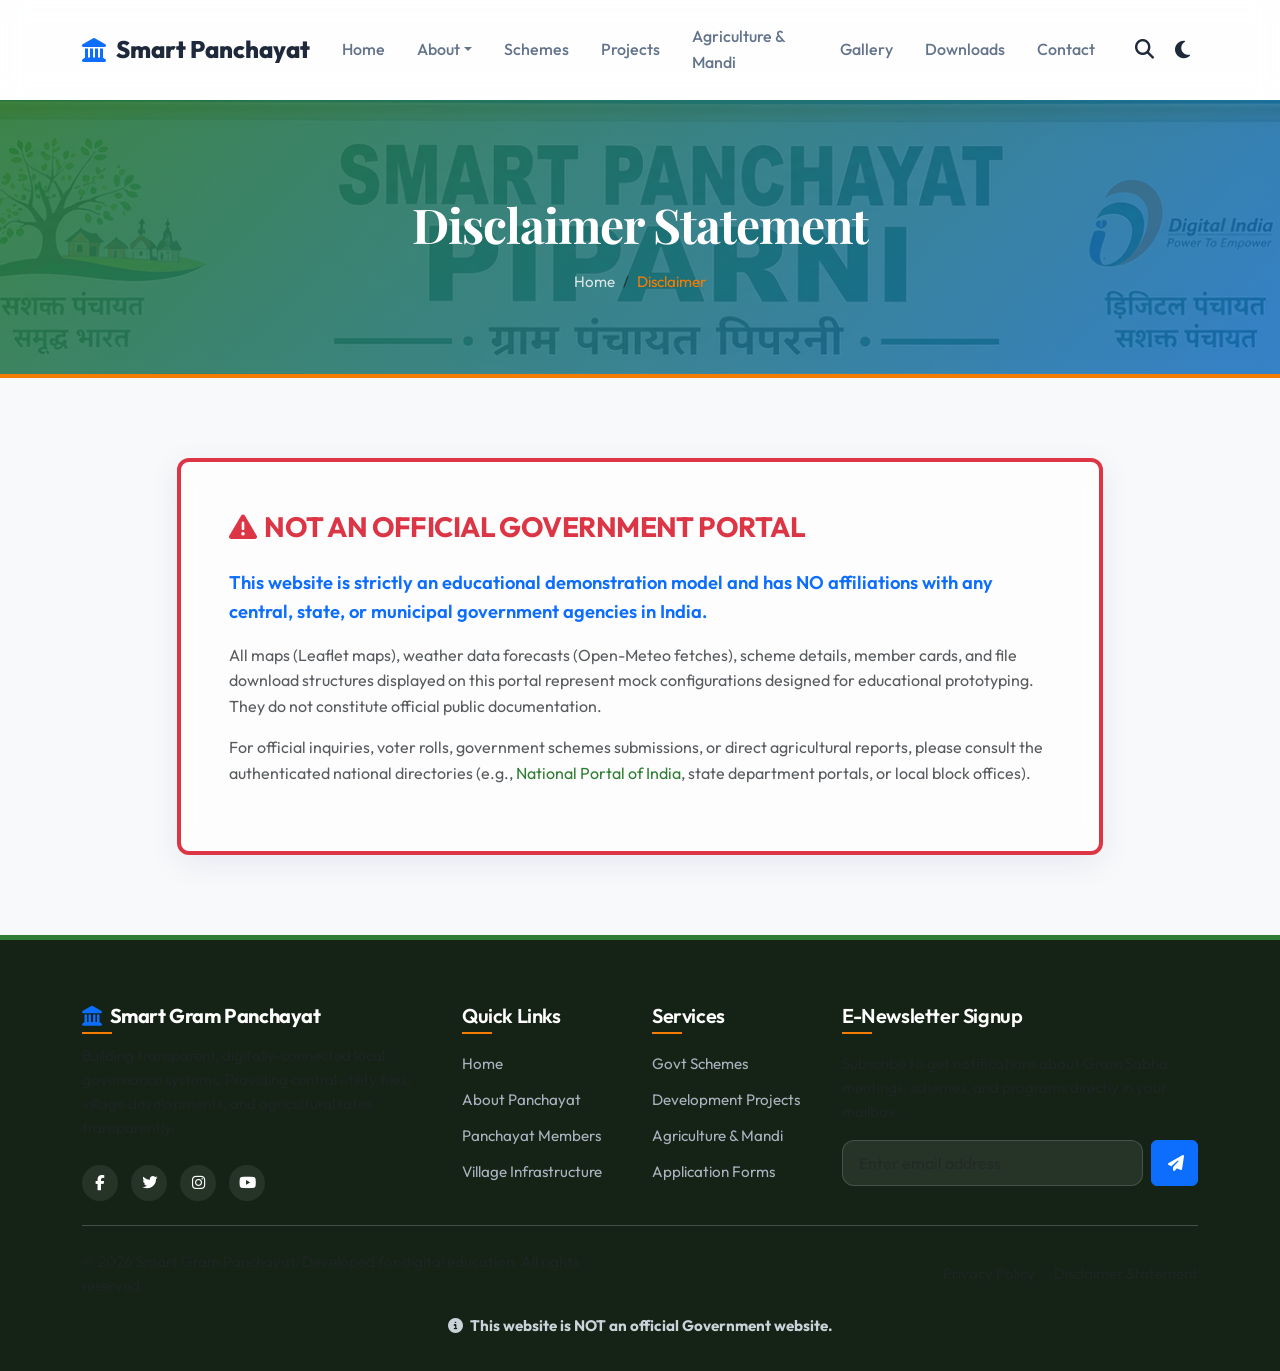
<file: pages/disclaimer.html>
<!DOCTYPE html>
<html lang="en" data-theme="light">
<head>
  <meta charset="UTF-8">
  <meta name="viewport" content="width=device-width, initial-scale=1.0">
  <title>Disclaimer Statement - Smart Gram Panchayat Portal</title>
  <meta name="description" content="Disclaimer statement clarifying that this is a simulated academic demonstration page.">
  
  <!-- CSS Stylesheets -->
  <link href="https://cdn.jsdelivr.net/npm/bootstrap@5.3.0/dist/css/bootstrap.min.css" rel="stylesheet">
  <link href="https://cdnjs.cloudflare.com/ajax/libs/font-awesome/6.4.0/css/all.min.css" rel="stylesheet">
  <link href="https://unpkg.com/aos@2.3.1/dist/aos.css" rel="stylesheet">
  <link href="../css/style.css" rel="stylesheet">
  <link href="../css/disclaimer.css" rel="stylesheet">
</head>
<body>

  <!-- Page Loader -->
  <div id="page-loader" class="loader-wrapper">
    <div class="loader-spinner"></div>
    <h5 class="text-primary fw-semibold">Loading Disclaimer...</h5>
  </div>

  <!-- Header / Navigation Bar -->
  <nav class="navbar navbar-expand-lg sticky-top navbar-custom py-3">
    <div class="container">
      <a class="navbar-brand" href="../index.html">
        <i class="fas fa-landmark text-primary"></i>
        <span>Smart Panchayat</span>
      </a>
      <button class="navbar-toggler border-0" type="button" data-bs-toggle="collapse" data-bs-target="#navbarNav" aria-controls="navbarNav" aria-expanded="false" aria-label="Toggle navigation">
        <span class="fas fa-bars text-primary"></span>
      </button>
      <div class="collapse navbar-collapse" id="navbarNav">
        <ul class="navbar-nav ms-auto align-items-center">
          <li class="nav-item"><a class="nav-link" href="../index.html">Home</a></li>
          <li class="nav-item dropdown">
            <a class="nav-link dropdown-toggle" href="#" role="button" aria-expanded="false">About</a>
            <ul class="dropdown-menu dropdown-menu-custom">
              <li><a class="dropdown-item" href="about.html">Panchayat Details</a></li>
              <li><a class="dropdown-item" href="members.html">Panchayat Members</a></li>
              <li><a class="dropdown-item" href="information.html">Village Info & Stats</a></li>
            </ul>
          </li>
          <li class="nav-item"><a class="nav-link" href="schemes.html">Schemes</a></li>
          <li class="nav-item"><a class="nav-link" href="projects.html">Projects</a></li>
          <li class="nav-item"><a class="nav-link" href="agriculture.html">Agriculture & Mandi</a></li>
          <li class="nav-item"><a class="nav-link" href="gallery.html">Gallery</a></li>
          <li class="nav-item"><a class="nav-link" href="downloads.html">Downloads</a></li>
          <li class="nav-item"><a class="nav-link" href="contact.html">Contact</a></li>
          
          <li class="nav-item ms-lg-3 d-flex align-items-center mt-3 mt-lg-0">
            <button id="search-trigger" class="search-trigger-btn" title="Search Site">
              <i class="fas fa-search"></i>
            </button>
            <button id="theme-toggle" class="theme-toggle-btn" title="Toggle Theme">
              <i class="fas fa-moon"></i>
            </button>
          </li>
        </ul>
      </div>
    </div>
  </nav>

  <!-- Global Search Overlay -->
  <div id="search-overlay" class="search-overlay">
    <div class="search-container">
      <button id="search-close" class="search-close">&times;</button>
      <h5 class="mb-3 text-primary fw-bold"><i class="fas fa-search me-2"></i>Search Portal</h5>
      <input type="text" id="global-search-input" class="form-control form-control-lg border-2 border-primary mb-3 bg-transparent text-primary" placeholder="Type to search (e.g. Kisan, Sarpanch, Forms)..." autocomplete="off">
      <div id="search-results" class="list-group">
        <p class="text-muted text-center">Type at least 2 characters to search...</p>
      </div>
    </div>
  </div>

  <!-- Page Hero Header -->
  <section class="page-hero">
    <div class="container" data-aos="zoom-out">
      <h1>Disclaimer Statement</h1>
      <nav aria-label="breadcrumb">
        <ol class="breadcrumb">
          <li class="breadcrumb-item"><a href="../index.html">Home</a></li>
          <li class="breadcrumb-item active" aria-current="page">Disclaimer</li>
        </ol>
      </nav>
    </div>
  </section>

  <!-- Content Section -->
  <section class="section-padding">
    <div class="container">
      <div class="row justify-content-center">
        <div class="col-lg-10" data-aos="fade-up">
          <div class="glass-card p-5 border-start border-4 border-danger">
            <h3 class="fw-bold mb-4 text-danger font-playfair"><i class="fas fa-exclamation-triangle me-2"></i>NOT AN OFFICIAL GOVERNMENT PORTAL</h3>
            <p class="lead text-primary fw-semibold">This website is strictly an educational demonstration model and has NO affiliations with any central, state, or municipal government agencies in India.</p>
            
            <p class="text-muted mt-3">All maps (Leaflet maps), weather data forecasts (Open-Meteo fetches), scheme details, member cards, and file download structures displayed on this portal represent mock configurations designed for educational prototyping. They do not constitute official public documentation.</p>
            
            <p class="text-muted">For official inquiries, voter rolls, government schemes submissions, or direct agricultural reports, please consult the authenticated national directories (e.g., <a href="https://india.gov.in" target="_blank">National Portal of India</a>, state department portals, or local block offices).</p>
          </div>
        </div>
      </div>
    </div>
  </section>

  <!-- Sticky Footer -->
  <footer class="footer-custom">
    <div class="container">
      <div class="row g-4">
        <div class="col-lg-4 col-md-6">
          <h5 class="fw-bold mb-3"><i class="fas fa-landmark text-primary me-2"></i>Smart Gram Panchayat</h5>
          <p class="text-muted text-sm">Building transparent, digitally-connected local governance systems. Providing central utility files, village developments, and agricultural rates transparently.</p>
          <div class="mt-4">
            <a href="#" class="social-icon" aria-label="Facebook"><i class="fab fa-facebook-f"></i></a>
            <a href="#" class="social-icon" aria-label="Twitter"><i class="fab fa-twitter"></i></a>
            <a href="#" class="social-icon" aria-label="Instagram"><i class="fab fa-instagram"></i></a>
            <a href="#" class="social-icon" aria-label="YouTube"><i class="fab fa-youtube"></i></a>
          </div>
        </div>
        <div class="col-lg-2 col-md-3 col-6">
          <h5>Quick Links</h5>
          <ul class="footer-links">
            <li><a href="../index.html">Home</a></li>
            <li><a href="about.html">About Panchayat</a></li>
            <li><a href="members.html">Panchayat Members</a></li>
            <li><a href="information.html">Village Infrastructure</a></li>
          </ul>
        </div>
        <div class="col-lg-2 col-md-3 col-6">
          <h5>Services</h5>
          <ul class="footer-links">
            <li><a href="schemes.html">Govt Schemes</a></li>
            <li><a href="projects.html">Development Projects</a></li>
            <li><a href="agriculture.html">Agriculture & Mandi</a></li>
            <li><a href="downloads.html">Application Forms</a></li>
          </ul>
        </div>
        <div class="col-lg-4 col-md-6">
          <h5>E-Newsletter Signup</h5>
          <p class="text-muted text-sm mb-3">Subscribe to get notifications about Gram Sabha meetings, schemes, and programs directly in your mailbox.</p>
          <form id="newsletter-form" class="newsletter-form d-flex gap-2">
            <input type="email" class="form-control" placeholder="Enter email address" required aria-label="Email address">
            <button type="submit" class="btn btn-primary btn-ripple px-3"><i class="fas fa-paper-plane text-inverse"></i></button>
          </form>
        </div>
      </div>
      <hr class="bg-secondary my-4">
      <div class="row align-items-center">
        <div class="col-md-6 text-center text-md-start text-muted text-sm">
          &copy; 2026 Smart Gram Panchayat. Developed for digital education. All rights reserved.
        </div>
        <div class="col-md-6 text-center text-md-end text-sm mt-2 mt-md-0">
          <a href="privacy.html" class="text-muted me-3">Privacy Policy</a>
          <a href="disclaimer.html" class="text-muted">Disclaimer Statement</a>
        </div>
      </div>
      <div class="row mt-3 text-center">
        <div class="col-12">
          <p class="text-accent fw-bold text-sm mb-0">
            <i class="fas fa-info-circle me-1"></i> This website is NOT an official Government website.
          </p>
        </div>
      </div>
    </div>
  </footer>

  <!-- Back to Top -->
  <button id="back-to-top" class="back-to-top" title="Back to Top">
    <i class="fas fa-chevron-up"></i>
  </button>

  <!-- JS Scripts -->
  <script src="https://cdn.jsdelivr.net/npm/bootstrap@5.3.0/dist/js/bootstrap.bundle.min.js"></script>
  <script src="https://unpkg.com/aos@2.3.1/dist/aos.js"></script>
  <script src="../js/main.js"></script>
</body>
</html>
</file>
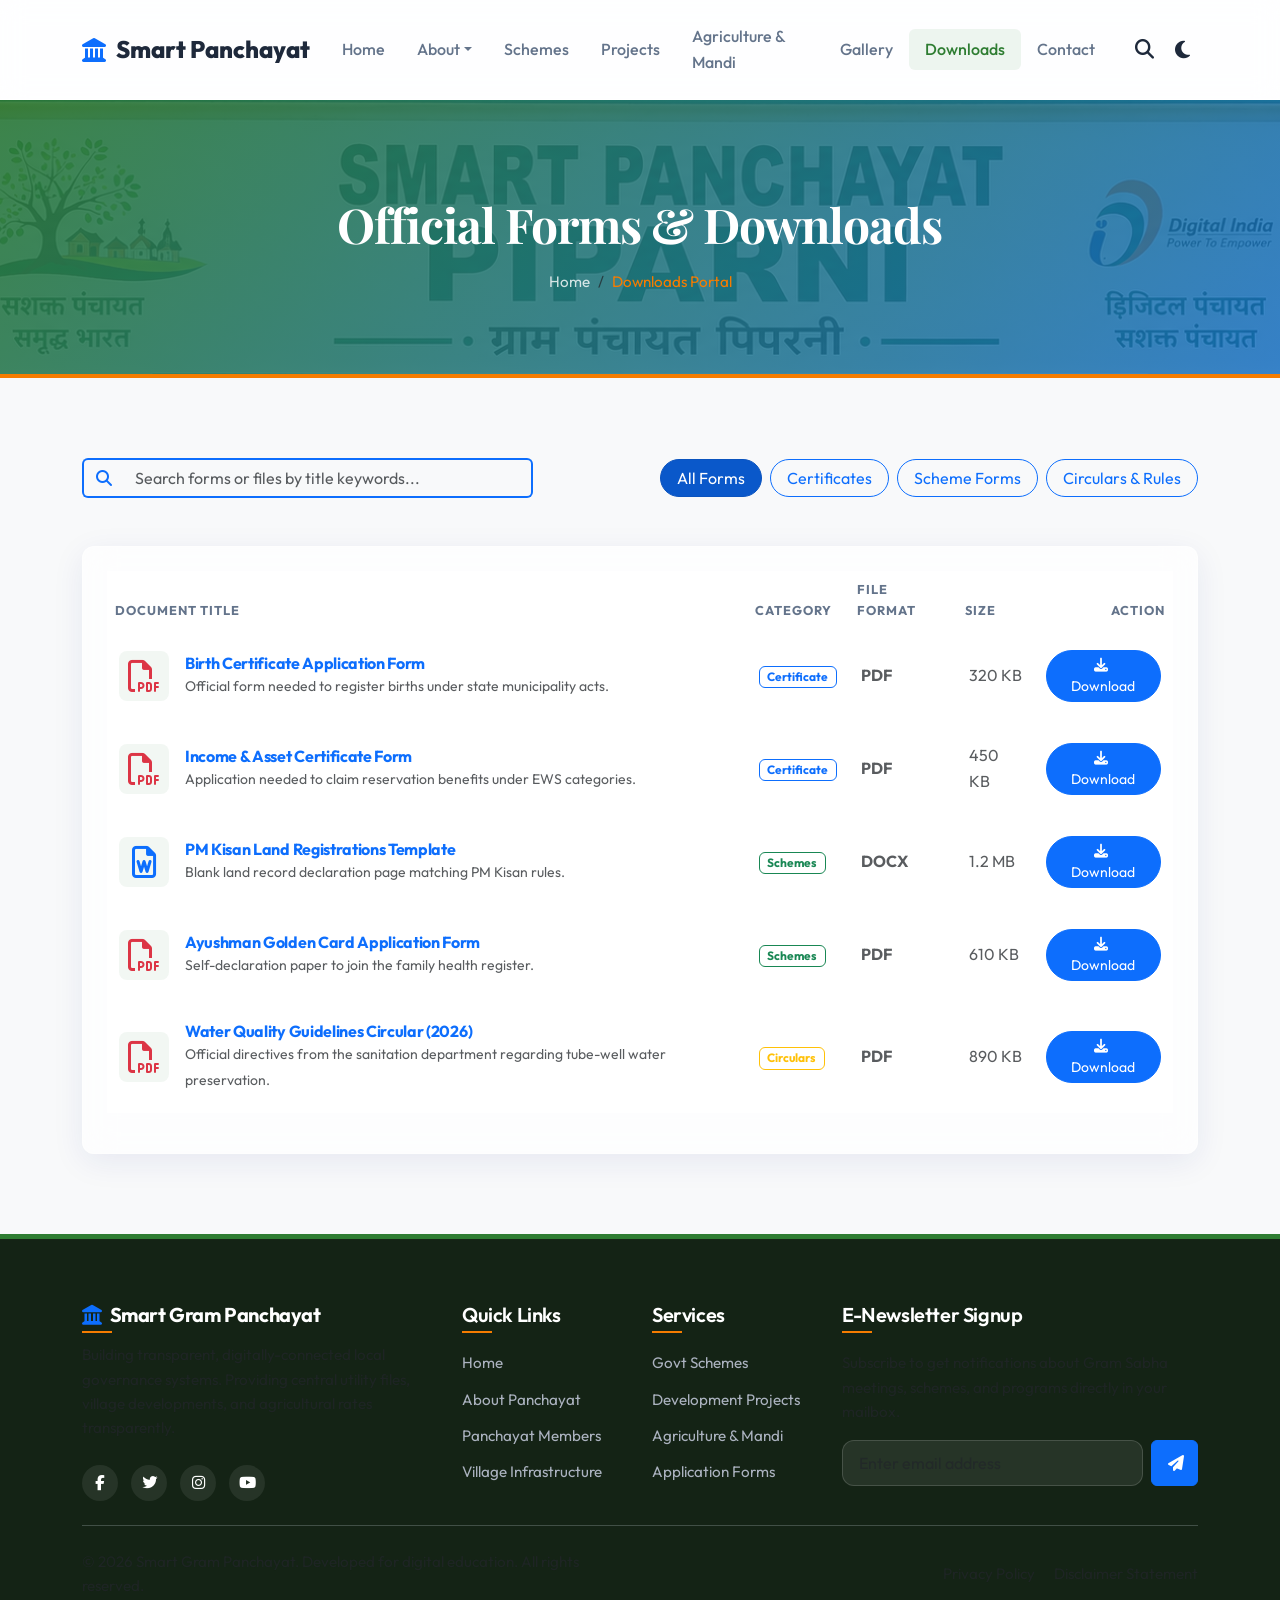
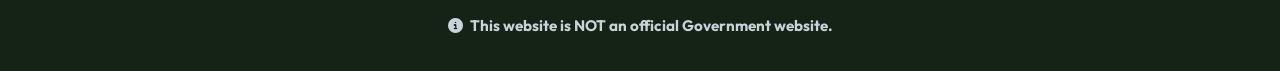
<file: pages/downloads.html>
<!DOCTYPE html>
<html lang="en" data-theme="light">
<head>
  <meta charset="UTF-8">
  <meta name="viewport" content="width=device-width, initial-scale=1.0">
  <title>Downloads Portal - Smart Gram Panchayat Portal</title>
  <meta name="description" content="Download official Gram Panchayat registration forms, land record blank templates, certificate application PDFs, and governance circulars.">
  
  <!-- CSS Stylesheets -->
  <link href="https://cdn.jsdelivr.net/npm/bootstrap@5.3.0/dist/css/bootstrap.min.css" rel="stylesheet">
  <link href="https://cdnjs.cloudflare.com/ajax/libs/font-awesome/6.4.0/css/all.min.css" rel="stylesheet">
  <link href="https://unpkg.com/aos@2.3.1/dist/aos.css" rel="stylesheet">
  <link href="../css/style.css" rel="stylesheet">
  <link href="../css/downloads.css" rel="stylesheet">
</head>
<body>

  <!-- Page Loader -->
  <div id="page-loader" class="loader-wrapper">
    <div class="loader-spinner"></div>
    <h5 class="text-primary fw-semibold">Loading Document Store...</h5>
  </div>

  <!-- Header / Navigation Bar -->
  <nav class="navbar navbar-expand-lg sticky-top navbar-custom py-3">
    <div class="container">
      <a class="navbar-brand" href="../index.html">
        <i class="fas fa-landmark text-primary"></i>
        <span>Smart Panchayat</span>
      </a>
      <button class="navbar-toggler border-0" type="button" data-bs-toggle="collapse" data-bs-target="#navbarNav" aria-controls="navbarNav" aria-expanded="false" aria-label="Toggle navigation">
        <span class="fas fa-bars text-primary"></span>
      </button>
      <div class="collapse navbar-collapse" id="navbarNav">
        <ul class="navbar-nav ms-auto align-items-center">
          <li class="nav-item"><a class="nav-link" href="../index.html">Home</a></li>
          <li class="nav-item dropdown">
            <a class="nav-link dropdown-toggle" href="#" role="button" aria-expanded="false">About</a>
            <ul class="dropdown-menu dropdown-menu-custom">
              <li><a class="dropdown-item" href="about.html">Panchayat Details</a></li>
              <li><a class="dropdown-item" href="members.html">Panchayat Members</a></li>
              <li><a class="dropdown-item" href="information.html">Village Info & Stats</a></li>
            </ul>
          </li>
          <li class="nav-item"><a class="nav-link" href="schemes.html">Schemes</a></li>
          <li class="nav-item"><a class="nav-link" href="projects.html">Projects</a></li>
          <li class="nav-item"><a class="nav-link" href="agriculture.html">Agriculture & Mandi</a></li>
          <li class="nav-item"><a class="nav-link" href="gallery.html">Gallery</a></li>
          <li class="nav-item"><a class="nav-link active" href="downloads.html">Downloads</a></li>
          <li class="nav-item"><a class="nav-link" href="contact.html">Contact</a></li>
          
          <li class="nav-item ms-lg-3 d-flex align-items-center mt-3 mt-lg-0">
            <button id="search-trigger" class="search-trigger-btn" title="Search Site">
              <i class="fas fa-search"></i>
            </button>
            <button id="theme-toggle" class="theme-toggle-btn" title="Toggle Theme">
              <i class="fas fa-moon"></i>
            </button>
          </li>
        </ul>
      </div>
    </div>
  </nav>

  <!-- Global Search Overlay -->
  <div id="search-overlay" class="search-overlay">
    <div class="search-container">
      <button id="search-close" class="search-close">&times;</button>
      <h5 class="mb-3 text-primary fw-bold"><i class="fas fa-search me-2"></i>Search Portal</h5>
      <input type="text" id="global-search-input" class="form-control form-control-lg border-2 border-primary mb-3 bg-transparent text-primary" placeholder="Type to search (e.g. Kisan, Sarpanch, Forms)..." autocomplete="off">
      <div id="search-results" class="list-group">
        <p class="text-muted text-center">Type at least 2 characters to search...</p>
      </div>
    </div>
  </div>

  <!-- Page Hero Header -->
  <section class="page-hero">
    <div class="container" data-aos="zoom-out">
      <h1>Official Forms & Downloads</h1>
      <nav aria-label="breadcrumb">
        <ol class="breadcrumb">
          <li class="breadcrumb-item"><a href="../index.html">Home</a></li>
          <li class="breadcrumb-item active" aria-current="page">Downloads Portal</li>
        </ol>
      </nav>
    </div>
  </section>

  <!-- Downloads Directory Section -->
  <section class="section-padding">
    <div class="container">
      <div class="row align-items-center mb-5 g-4" data-aos="fade-up">
        <!-- Search bar -->
        <div class="col-md-5">
          <div class="input-group">
            <span class="input-group-text bg-transparent border-primary text-primary border-2 border-end-0"><i class="fas fa-search"></i></span>
            <input type="text" id="download-search-input" class="form-control border-primary border-2 border-start-0 bg-transparent text-primary" placeholder="Search forms or files by title keywords...">
          </div>
        </div>
        <!-- Filters buttons -->
        <div class="col-md-7">
          <div class="d-flex justify-content-md-end flex-wrap gap-2">
            <button class="btn btn-primary rounded-pill px-3 active download-filter" data-filter="all">All Forms</button>
            <button class="btn btn-outline-primary rounded-pill px-3 download-filter" data-filter="certificates">Certificates</button>
            <button class="btn btn-outline-primary rounded-pill px-3 download-filter" data-filter="schemes">Scheme Forms</button>
            <button class="btn btn-outline-primary rounded-pill px-3 download-filter" data-filter="circulars">Circulars & Rules</button>
          </div>
        </div>
      </div>

      <!-- Downloads Table Grid -->
      <div class="glass-card p-4" data-aos="fade-up" data-aos-delay="100">
        <div class="table-responsive">
          <table class="table table-hover align-middle table-download-custom" id="downloads-table">
            <thead>
              <tr>
                <th>Document Title</th>
                <th>Category</th>
                <th>File Format</th>
                <th>Size</th>
                <th class="text-end">Action</th>
              </tr>
            </thead>
            <tbody>
              
              <!-- Doc 1 -->
              <tr class="download-row-item" data-category="certificates">
                <td>
                  <div class="d-flex align-items-center">
                    <div class="doc-icon-box me-3 text-danger"><i class="far fa-file-pdf fa-2x"></i></div>
                    <div>
                      <h6 class="fw-bold mb-0 text-primary">Birth Certificate Application Form</h6>
                      <small class="text-muted text-xs">Official form needed to register births under state municipality acts.</small>
                    </div>
                  </div>
                </td>
                <td><span class="badge bg-primary-soft text-primary border border-primary">Certificate</span></td>
                <td><span class="fw-bold text-muted">PDF</span></td>
                <td><span class="text-muted">320 KB</span></td>
                <td class="text-end">
                  <button class="btn btn-primary btn-sm btn-ripple rounded-pill px-3 trigger-download-btn" data-filename="birth_certificate_form.pdf"><i class="fas fa-download me-1"></i>Download</button>
                </td>
              </tr>

              <!-- Doc 2 -->
              <tr class="download-row-item" data-category="certificates">
                <td>
                  <div class="d-flex align-items-center">
                    <div class="doc-icon-box me-3 text-danger"><i class="far fa-file-pdf fa-2x"></i></div>
                    <div>
                      <h6 class="fw-bold mb-0 text-primary">Income & Asset Certificate Form</h6>
                      <small class="text-muted text-xs">Application needed to claim reservation benefits under EWS categories.</small>
                    </div>
                  </div>
                </td>
                <td><span class="badge bg-primary-soft text-primary border border-primary">Certificate</span></td>
                <td><span class="fw-bold text-muted">PDF</span></td>
                <td><span class="text-muted">450 KB</span></td>
                <td class="text-end">
                  <button class="btn btn-primary btn-sm btn-ripple rounded-pill px-3 trigger-download-btn" data-filename="income_certificate_form.pdf"><i class="fas fa-download me-1"></i>Download</button>
                </td>
              </tr>

              <!-- Doc 3 -->
              <tr class="download-row-item" data-category="schemes">
                <td>
                  <div class="d-flex align-items-center">
                    <div class="doc-icon-box me-3 text-primary"><i class="far fa-file-word fa-2x"></i></div>
                    <div>
                      <h6 class="fw-bold mb-0 text-primary">PM Kisan Land Registrations Template</h6>
                      <small class="text-muted text-xs">Blank land record declaration page matching PM Kisan rules.</small>
                    </div>
                  </div>
                </td>
                <td><span class="badge bg-success-soft text-success border border-success">Schemes</span></td>
                <td><span class="fw-bold text-muted">DOCX</span></td>
                <td><span class="text-muted">1.2 MB</span></td>
                <td class="text-end">
                  <button class="btn btn-primary btn-sm btn-ripple rounded-pill px-3 trigger-download-btn" data-filename="pm_kisan_declaration.docx"><i class="fas fa-download me-1"></i>Download</button>
                </td>
              </tr>

              <!-- Doc 4 -->
              <tr class="download-row-item" data-category="schemes">
                <td>
                  <div class="d-flex align-items-center">
                    <div class="doc-icon-box me-3 text-danger"><i class="far fa-file-pdf fa-2x"></i></div>
                    <div>
                      <h6 class="fw-bold mb-0 text-primary">Ayushman Golden Card Application Form</h6>
                      <small class="text-muted text-xs">Self-declaration paper to join the family health register.</small>
                    </div>
                  </div>
                </td>
                <td><span class="badge bg-success-soft text-success border border-success">Schemes</span></td>
                <td><span class="fw-bold text-muted">PDF</span></td>
                <td><span class="text-muted">610 KB</span></td>
                <td class="text-end">
                  <button class="btn btn-primary btn-sm btn-ripple rounded-pill px-3 trigger-download-btn" data-filename="ayushman_card_form.pdf"><i class="fas fa-download me-1"></i>Download</button>
                </td>
              </tr>

              <!-- Doc 5 -->
              <tr class="download-row-item" data-category="circulars">
                <td>
                  <div class="d-flex align-items-center">
                    <div class="doc-icon-box me-3 text-danger"><i class="far fa-file-pdf fa-2x"></i></div>
                    <div>
                      <h6 class="fw-bold mb-0 text-primary">Water Quality Guidelines Circular (2026)</h6>
                      <small class="text-muted text-xs">Official directives from the sanitation department regarding tube-well water preservation.</small>
                    </div>
                  </div>
                </td>
                <td><span class="badge bg-warning-soft text-warning border border-warning">Circulars</span></td>
                <td><span class="fw-bold text-muted">PDF</span></td>
                <td><span class="text-muted">890 KB</span></td>
                <td class="text-end">
                  <button class="btn btn-primary btn-sm btn-ripple rounded-pill px-3 trigger-download-btn" data-filename="water_circular_2026.pdf"><i class="fas fa-download me-1"></i>Download</button>
                </td>
              </tr>

            </tbody>
          </table>
        </div>
      </div>
    </div>
  </section>

  <!-- Toast Notification element -->
  <div class="toast-container position-fixed bottom-0 end-0 p-3">
    <div id="downloadToast" class="toast glass-card" role="alert" aria-live="assertive" aria-atomic="true">
      <div class="toast-header bg-primary text-white border-0">
        <i class="fas fa-file-download me-2"></i>
        <strong class="me-auto">File Downloaded</strong>
        <small>Just Now</small>
        <button type="button" class="btn-close btn-close-white" data-bs-dismiss="toast" aria-label="Close"></button>
      </div>
      <div class="toast-body text-primary fw-medium" id="toast-filename">
        File has been saved to your downloads directory successfully.
      </div>
    </div>
  </div>

  <!-- Sticky Footer -->
  <footer class="footer-custom">
    <div class="container">
      <div class="row g-4">
        <div class="col-lg-4 col-md-6">
          <h5 class="fw-bold mb-3"><i class="fas fa-landmark text-primary me-2"></i>Smart Gram Panchayat</h5>
          <p class="text-muted text-sm">Building transparent, digitally-connected local governance systems. Providing central utility files, village developments, and agricultural rates transparently.</p>
          <div class="mt-4">
            <a href="#" class="social-icon" aria-label="Facebook"><i class="fab fa-facebook-f"></i></a>
            <a href="#" class="social-icon" aria-label="Twitter"><i class="fab fa-twitter"></i></a>
            <a href="#" class="social-icon" aria-label="Instagram"><i class="fab fa-instagram"></i></a>
            <a href="#" class="social-icon" aria-label="YouTube"><i class="fab fa-youtube"></i></a>
          </div>
        </div>
        <div class="col-lg-2 col-md-3 col-6">
          <h5>Quick Links</h5>
          <ul class="footer-links">
            <li><a href="../index.html">Home</a></li>
            <li><a href="about.html">About Panchayat</a></li>
            <li><a href="members.html">Panchayat Members</a></li>
            <li><a href="information.html">Village Infrastructure</a></li>
          </ul>
        </div>
        <div class="col-lg-2 col-md-3 col-6">
          <h5>Services</h5>
          <ul class="footer-links">
            <li><a href="schemes.html">Govt Schemes</a></li>
            <li><a href="projects.html">Development Projects</a></li>
            <li><a href="agriculture.html">Agriculture & Mandi</a></li>
            <li><a href="downloads.html">Application Forms</a></li>
          </ul>
        </div>
        <div class="col-lg-4 col-md-6">
          <h5>E-Newsletter Signup</h5>
          <p class="text-muted text-sm mb-3">Subscribe to get notifications about Gram Sabha meetings, schemes, and programs directly in your mailbox.</p>
          <form id="newsletter-form" class="newsletter-form d-flex gap-2">
            <input type="email" class="form-control" placeholder="Enter email address" required aria-label="Email address">
            <button type="submit" class="btn btn-primary btn-ripple px-3"><i class="fas fa-paper-plane text-inverse"></i></button>
          </form>
        </div>
      </div>
      <hr class="bg-secondary my-4">
      <div class="row align-items-center">
        <div class="col-md-6 text-center text-md-start text-muted text-sm">
          &copy; 2026 Smart Gram Panchayat. Developed for digital education. All rights reserved.
        </div>
        <div class="col-md-6 text-center text-md-end text-sm mt-2 mt-md-0">
          <a href="privacy.html" class="text-muted me-3">Privacy Policy</a>
          <a href="disclaimer.html" class="text-muted">Disclaimer Statement</a>
        </div>
      </div>
      <div class="row mt-3 text-center">
        <div class="col-12">
          <p class="text-accent fw-bold text-sm mb-0">
            <i class="fas fa-info-circle me-1"></i> This website is NOT an official Government website.
          </p>
        </div>
      </div>
    </div>
  </footer>

  <!-- Back to Top -->
  <button id="back-to-top" class="back-to-top" title="Back to Top">
    <i class="fas fa-chevron-up"></i>
  </button>

  <!-- JS Scripts -->
  <script src="https://cdn.jsdelivr.net/npm/bootstrap@5.3.0/dist/js/bootstrap.bundle.min.js"></script>
  <script src="https://unpkg.com/aos@2.3.1/dist/aos.js"></script>
  <script src="../js/main.js"></script>
  <script src="../js/downloads.js"></script>
</body>
</html>
</file>
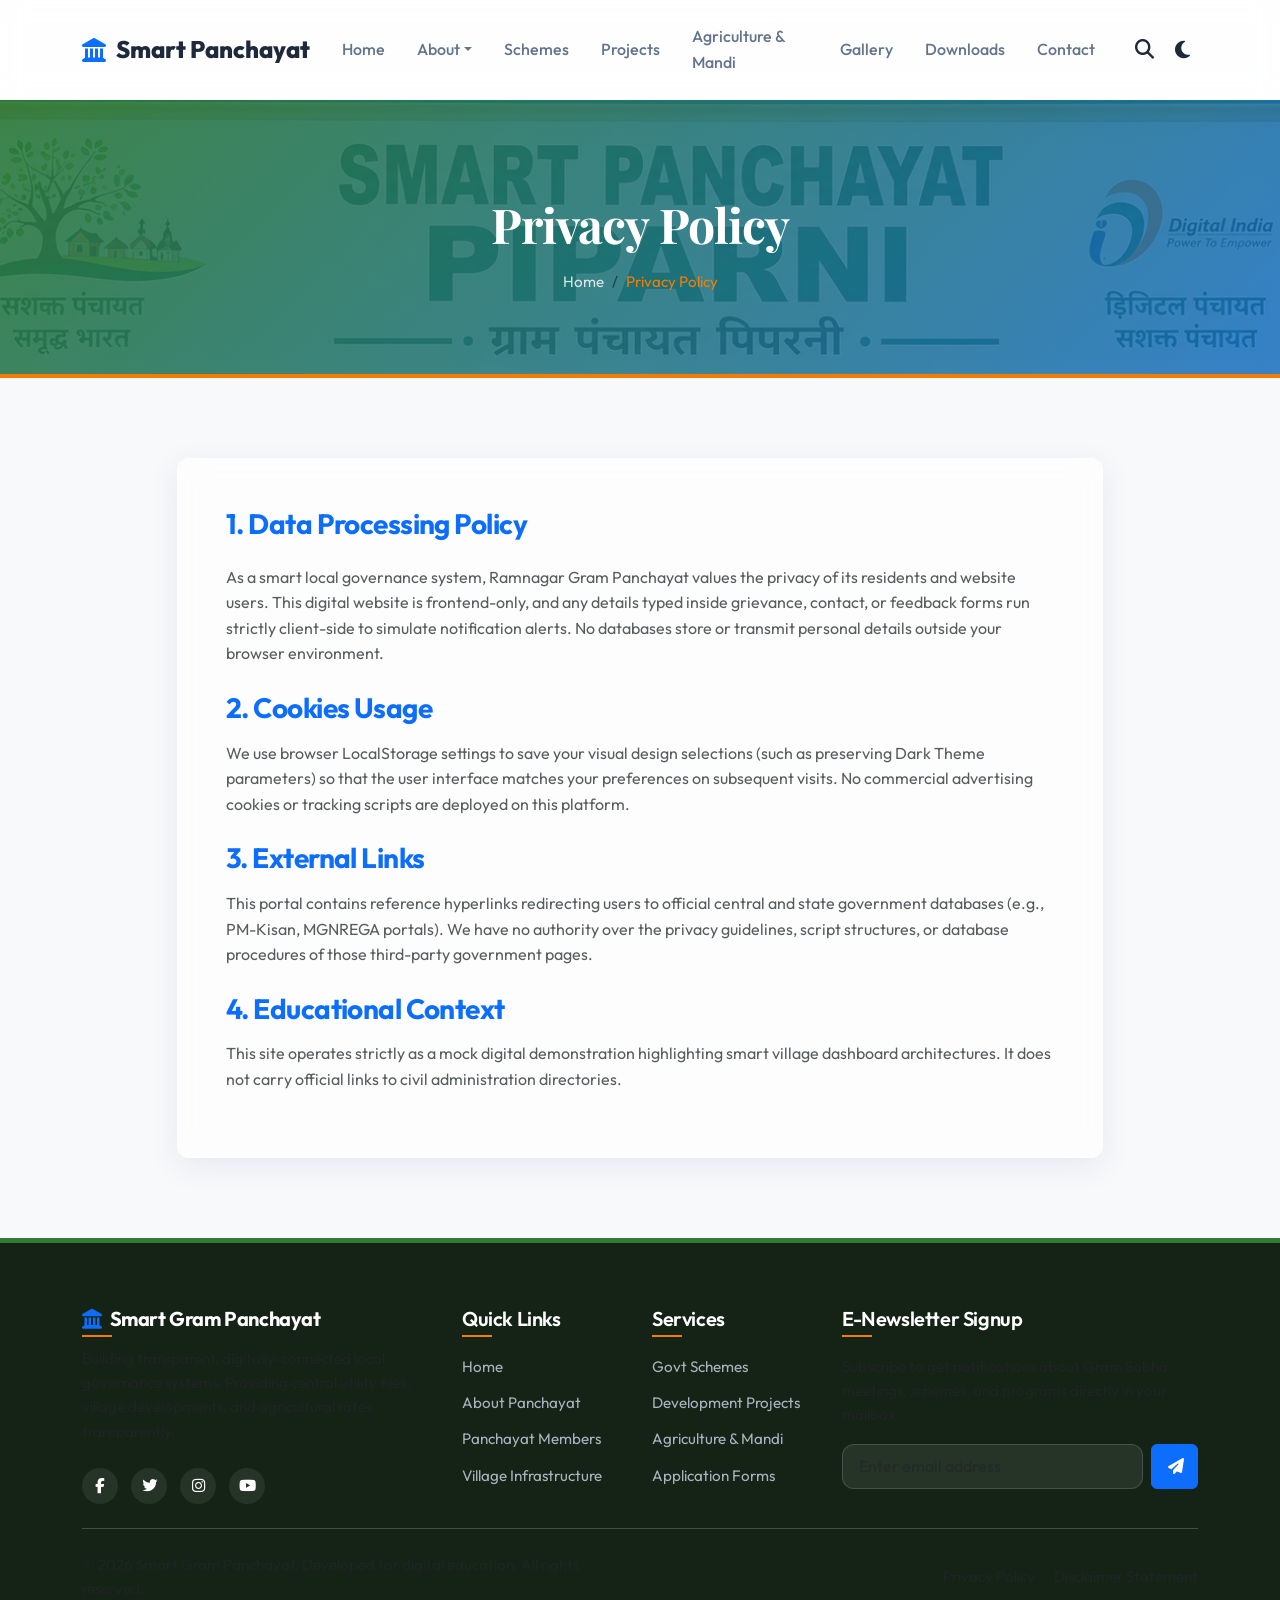
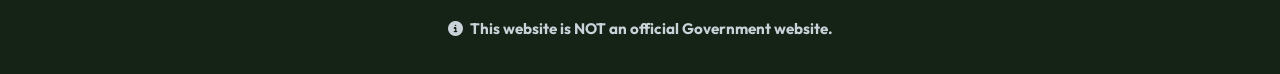
<file: pages/privacy.html>
<!DOCTYPE html>
<html lang="en" data-theme="light">
<head>
  <meta charset="UTF-8">
  <meta name="viewport" content="width=device-width, initial-scale=1.0">
  <title>Privacy Policy - Smart Gram Panchayat Portal</title>
  <meta name="description" content="Privacy policy detailing how citizens' information is processed on the Smart Gram Panchayat digital platform.">
  
  <!-- CSS Stylesheets -->
  <link href="https://cdn.jsdelivr.net/npm/bootstrap@5.3.0/dist/css/bootstrap.min.css" rel="stylesheet">
  <link href="https://cdnjs.cloudflare.com/ajax/libs/font-awesome/6.4.0/css/all.min.css" rel="stylesheet">
  <link href="https://unpkg.com/aos@2.3.1/dist/aos.css" rel="stylesheet">
  <link href="../css/style.css" rel="stylesheet">
  <link href="../css/privacy.css" rel="stylesheet">
</head>
<body>

  <!-- Page Loader -->
  <div id="page-loader" class="loader-wrapper">
    <div class="loader-spinner"></div>
    <h5 class="text-primary fw-semibold">Loading Privacy Policy...</h5>
  </div>

  <!-- Header / Navigation Bar -->
  <nav class="navbar navbar-expand-lg sticky-top navbar-custom py-3">
    <div class="container">
      <a class="navbar-brand" href="../index.html">
        <i class="fas fa-landmark text-primary"></i>
        <span>Smart Panchayat</span>
      </a>
      <button class="navbar-toggler border-0" type="button" data-bs-toggle="collapse" data-bs-target="#navbarNav" aria-controls="navbarNav" aria-expanded="false" aria-label="Toggle navigation">
        <span class="fas fa-bars text-primary"></span>
      </button>
      <div class="collapse navbar-collapse" id="navbarNav">
        <ul class="navbar-nav ms-auto align-items-center">
          <li class="nav-item"><a class="nav-link" href="../index.html">Home</a></li>
          <li class="nav-item dropdown">
            <a class="nav-link dropdown-toggle" href="#" role="button" aria-expanded="false">About</a>
            <ul class="dropdown-menu dropdown-menu-custom">
              <li><a class="dropdown-item" href="about.html">Panchayat Details</a></li>
              <li><a class="dropdown-item" href="members.html">Panchayat Members</a></li>
              <li><a class="dropdown-item" href="information.html">Village Info & Stats</a></li>
            </ul>
          </li>
          <li class="nav-item"><a class="nav-link" href="schemes.html">Schemes</a></li>
          <li class="nav-item"><a class="nav-link" href="projects.html">Projects</a></li>
          <li class="nav-item"><a class="nav-link" href="agriculture.html">Agriculture & Mandi</a></li>
          <li class="nav-item"><a class="nav-link" href="gallery.html">Gallery</a></li>
          <li class="nav-item"><a class="nav-link" href="downloads.html">Downloads</a></li>
          <li class="nav-item"><a class="nav-link" href="contact.html">Contact</a></li>
          
          <li class="nav-item ms-lg-3 d-flex align-items-center mt-3 mt-lg-0">
            <button id="search-trigger" class="search-trigger-btn" title="Search Site">
              <i class="fas fa-search"></i>
            </button>
            <button id="theme-toggle" class="theme-toggle-btn" title="Toggle Theme">
              <i class="fas fa-moon"></i>
            </button>
          </li>
        </ul>
      </div>
    </div>
  </nav>

  <!-- Global Search Overlay -->
  <div id="search-overlay" class="search-overlay">
    <div class="search-container">
      <button id="search-close" class="search-close">&times;</button>
      <h5 class="mb-3 text-primary fw-bold"><i class="fas fa-search me-2"></i>Search Portal</h5>
      <input type="text" id="global-search-input" class="form-control form-control-lg border-2 border-primary mb-3 bg-transparent text-primary" placeholder="Type to search (e.g. Kisan, Sarpanch, Forms)..." autocomplete="off">
      <div id="search-results" class="list-group">
        <p class="text-muted text-center">Type at least 2 characters to search...</p>
      </div>
    </div>
  </div>

  <!-- Page Hero Header -->
  <section class="page-hero">
    <div class="container" data-aos="zoom-out">
      <h1>Privacy Policy</h1>
      <nav aria-label="breadcrumb">
        <ol class="breadcrumb">
          <li class="breadcrumb-item"><a href="../index.html">Home</a></li>
          <li class="breadcrumb-item active" aria-current="page">Privacy Policy</li>
        </ol>
      </nav>
    </div>
  </section>

  <!-- Content Section -->
  <section class="section-padding">
    <div class="container">
      <div class="row justify-content-center">
        <div class="col-lg-10" data-aos="fade-up">
          <div class="glass-card p-5">
            <h3 class="fw-bold mb-4 text-primary font-playfair">1. Data Processing Policy</h3>
            <p class="text-muted">As a smart local governance system, Ramnagar Gram Panchayat values the privacy of its residents and website users. This digital website is frontend-only, and any details typed inside grievance, contact, or feedback forms run strictly client-side to simulate notification alerts. No databases store or transmit personal details outside your browser environment.</p>
            
            <h3 class="fw-bold mt-4 mb-3 text-primary font-playfair">2. Cookies Usage</h3>
            <p class="text-muted">We use browser LocalStorage settings to save your visual design selections (such as preserving Dark Theme parameters) so that the user interface matches your preferences on subsequent visits. No commercial advertising cookies or tracking scripts are deployed on this platform.</p>

            <h3 class="fw-bold mt-4 mb-3 text-primary font-playfair">3. External Links</h3>
            <p class="text-muted">This portal contains reference hyperlinks redirecting users to official central and state government databases (e.g., PM-Kisan, MGNREGA portals). We have no authority over the privacy guidelines, script structures, or database procedures of those third-party government pages.</p>
            
            <h3 class="fw-bold mt-4 mb-3 text-primary font-playfair">4. Educational Context</h3>
            <p class="text-muted">This site operates strictly as a mock digital demonstration highlighting smart village dashboard architectures. It does not carry official links to civil administration directories.</p>
          </div>
        </div>
      </div>
    </div>
  </section>

  <!-- Sticky Footer -->
  <footer class="footer-custom">
    <div class="container">
      <div class="row g-4">
        <div class="col-lg-4 col-md-6">
          <h5 class="fw-bold mb-3"><i class="fas fa-landmark text-primary me-2"></i>Smart Gram Panchayat</h5>
          <p class="text-muted text-sm">Building transparent, digitally-connected local governance systems. Providing central utility files, village developments, and agricultural rates transparently.</p>
          <div class="mt-4">
            <a href="#" class="social-icon" aria-label="Facebook"><i class="fab fa-facebook-f"></i></a>
            <a href="#" class="social-icon" aria-label="Twitter"><i class="fab fa-twitter"></i></a>
            <a href="#" class="social-icon" aria-label="Instagram"><i class="fab fa-instagram"></i></a>
            <a href="#" class="social-icon" aria-label="YouTube"><i class="fab fa-youtube"></i></a>
          </div>
        </div>
        <div class="col-lg-2 col-md-3 col-6">
          <h5>Quick Links</h5>
          <ul class="footer-links">
            <li><a href="../index.html">Home</a></li>
            <li><a href="about.html">About Panchayat</a></li>
            <li><a href="members.html">Panchayat Members</a></li>
            <li><a href="information.html">Village Infrastructure</a></li>
          </ul>
        </div>
        <div class="col-lg-2 col-md-3 col-6">
          <h5>Services</h5>
          <ul class="footer-links">
            <li><a href="schemes.html">Govt Schemes</a></li>
            <li><a href="projects.html">Development Projects</a></li>
            <li><a href="agriculture.html">Agriculture & Mandi</a></li>
            <li><a href="downloads.html">Application Forms</a></li>
          </ul>
        </div>
        <div class="col-lg-4 col-md-6">
          <h5>E-Newsletter Signup</h5>
          <p class="text-muted text-sm mb-3">Subscribe to get notifications about Gram Sabha meetings, schemes, and programs directly in your mailbox.</p>
          <form id="newsletter-form" class="newsletter-form d-flex gap-2">
            <input type="email" class="form-control" placeholder="Enter email address" required aria-label="Email address">
            <button type="submit" class="btn btn-primary btn-ripple px-3"><i class="fas fa-paper-plane text-inverse"></i></button>
          </form>
        </div>
      </div>
      <hr class="bg-secondary my-4">
      <div class="row align-items-center">
        <div class="col-md-6 text-center text-md-start text-muted text-sm">
          &copy; 2026 Smart Gram Panchayat. Developed for digital education. All rights reserved.
        </div>
        <div class="col-md-6 text-center text-md-end text-sm mt-2 mt-md-0">
          <a href="privacy.html" class="text-muted me-3">Privacy Policy</a>
          <a href="disclaimer.html" class="text-muted">Disclaimer Statement</a>
        </div>
      </div>
      <div class="row mt-3 text-center">
        <div class="col-12">
          <p class="text-accent fw-bold text-sm mb-0">
            <i class="fas fa-info-circle me-1"></i> This website is NOT an official Government website.
          </p>
        </div>
      </div>
    </div>
  </footer>

  <!-- Back to Top -->
  <button id="back-to-top" class="back-to-top" title="Back to Top">
    <i class="fas fa-chevron-up"></i>
  </button>

  <!-- JS Scripts -->
  <script src="https://cdn.jsdelivr.net/npm/bootstrap@5.3.0/dist/js/bootstrap.bundle.min.js"></script>
  <script src="https://unpkg.com/aos@2.3.1/dist/aos.js"></script>
  <script src="../js/main.js"></script>
</body>
</html>
</file>
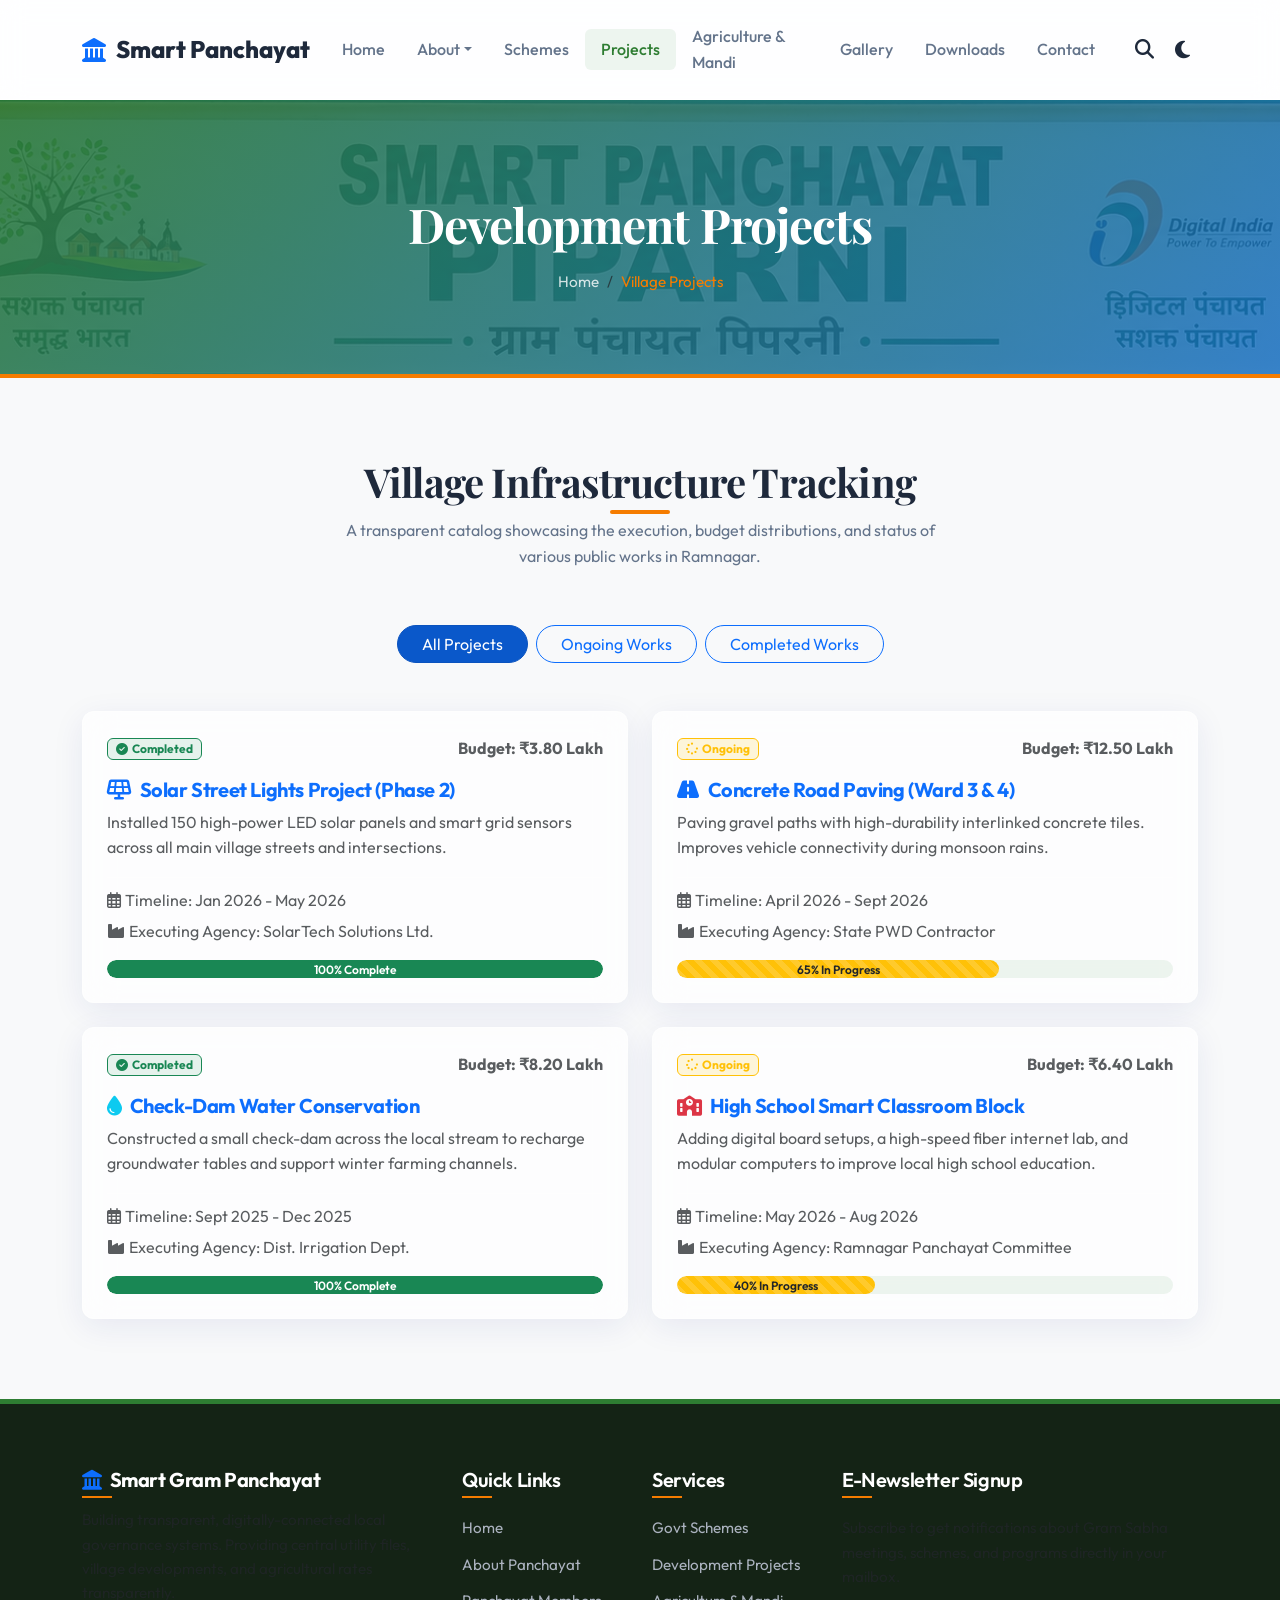
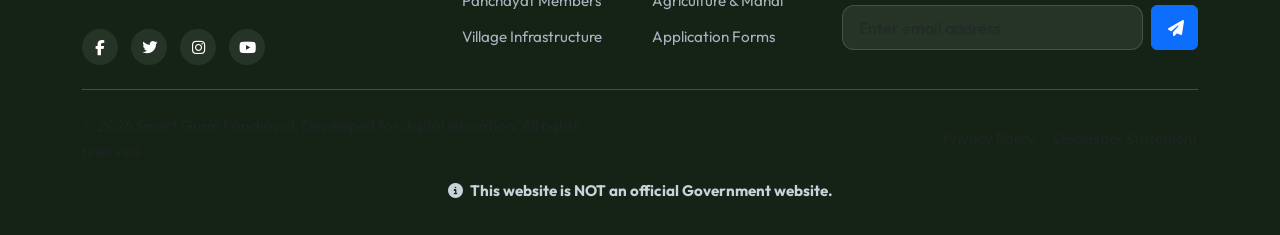
<file: pages/projects.html>
<!DOCTYPE html>
<html lang="en" data-theme="light">
<head>
  <meta charset="UTF-8">
  <meta name="viewport" content="width=device-width, initial-scale=1.0">
  <title>Development Projects - Smart Gram Panchayat Portal</title>
  <meta name="description" content="Track local village development works including road paving, solar grid lamp setups, sanitation drains, check dams, and local plantations.">
  
  <!-- CSS Stylesheets -->
  <link href="https://cdn.jsdelivr.net/npm/bootstrap@5.3.0/dist/css/bootstrap.min.css" rel="stylesheet">
  <link href="https://cdnjs.cloudflare.com/ajax/libs/font-awesome/6.4.0/css/all.min.css" rel="stylesheet">
  <link href="https://unpkg.com/aos@2.3.1/dist/aos.css" rel="stylesheet">
  <link href="../css/style.css" rel="stylesheet">
  <link href="../css/projects.css" rel="stylesheet">
</head>
<body>

  <!-- Page Loader -->
  <div id="page-loader" class="loader-wrapper">
    <div class="loader-spinner"></div>
    <h5 class="text-primary fw-semibold">Loading Development Records...</h5>
  </div>

  <!-- Header / Navigation Bar -->
  <nav class="navbar navbar-expand-lg sticky-top navbar-custom py-3">
    <div class="container">
      <a class="navbar-brand" href="../index.html">
        <i class="fas fa-landmark text-primary"></i>
        <span>Smart Panchayat</span>
      </a>
      <button class="navbar-toggler border-0" type="button" data-bs-toggle="collapse" data-bs-target="#navbarNav" aria-controls="navbarNav" aria-expanded="false" aria-label="Toggle navigation">
        <span class="fas fa-bars text-primary"></span>
      </button>
      <div class="collapse navbar-collapse" id="navbarNav">
        <ul class="navbar-nav ms-auto align-items-center">
          <li class="nav-item"><a class="nav-link" href="../index.html">Home</a></li>
          <li class="nav-item dropdown">
            <a class="nav-link dropdown-toggle" href="#" role="button" aria-expanded="false">About</a>
            <ul class="dropdown-menu dropdown-menu-custom">
              <li><a class="dropdown-item" href="about.html">Panchayat Details</a></li>
              <li><a class="dropdown-item" href="members.html">Panchayat Members</a></li>
              <li><a class="dropdown-item" href="information.html">Village Info & Stats</a></li>
            </ul>
          </li>
          <li class="nav-item"><a class="nav-link" href="schemes.html">Schemes</a></li>
          <li class="nav-item"><a class="nav-link active" href="projects.html">Projects</a></li>
          <li class="nav-item"><a class="nav-link" href="agriculture.html">Agriculture & Mandi</a></li>
          <li class="nav-item"><a class="nav-link" href="gallery.html">Gallery</a></li>
          <li class="nav-item"><a class="nav-link" href="downloads.html">Downloads</a></li>
          <li class="nav-item"><a class="nav-link" href="contact.html">Contact</a></li>
          
          <li class="nav-item ms-lg-3 d-flex align-items-center mt-3 mt-lg-0">
            <button id="search-trigger" class="search-trigger-btn" title="Search Site">
              <i class="fas fa-search"></i>
            </button>
            <button id="theme-toggle" class="theme-toggle-btn" title="Toggle Theme">
              <i class="fas fa-moon"></i>
            </button>
          </li>
        </ul>
      </div>
    </div>
  </nav>

  <!-- Global Search Overlay -->
  <div id="search-overlay" class="search-overlay">
    <div class="search-container">
      <button id="search-close" class="search-close">&times;</button>
      <h5 class="mb-3 text-primary fw-bold"><i class="fas fa-search me-2"></i>Search Portal</h5>
      <input type="text" id="global-search-input" class="form-control form-control-lg border-2 border-primary mb-3 bg-transparent text-primary" placeholder="Type to search (e.g. Kisan, Sarpanch, Forms)..." autocomplete="off">
      <div id="search-results" class="list-group">
        <p class="text-muted text-center">Type at least 2 characters to search...</p>
      </div>
    </div>
  </div>

  <!-- Page Hero Header -->
  <section class="page-hero">
    <div class="container" data-aos="zoom-out">
      <h1>Development Projects</h1>
      <nav aria-label="breadcrumb">
        <ol class="breadcrumb">
          <li class="breadcrumb-item"><a href="../index.html">Home</a></li>
          <li class="breadcrumb-item active" aria-current="page">Village Projects</li>
        </ol>
      </nav>
    </div>
  </section>

  <!-- Projects Tracker Timeline & Cards -->
  <section class="section-padding">
    <div class="container">
      <div class="section-title text-center" data-aos="fade-up">
        <h2>Village Infrastructure Tracking</h2>
        <p>A transparent catalog showcasing the execution, budget distributions, and status of various public works in Ramnagar.</p>
      </div>

      <!-- Tab selection buttons -->
      <div class="d-flex justify-content-center gap-2 mb-5" data-aos="fade-up">
        <button class="btn btn-primary rounded-pill px-4 project-tab-btn active" data-tab="all">All Projects</button>
        <button class="btn btn-outline-primary rounded-pill px-4 project-tab-btn" data-tab="ongoing">Ongoing Works</button>
        <button class="btn btn-outline-primary rounded-pill px-4 project-tab-btn" data-tab="completed">Completed Works</button>
      </div>

      <!-- Projects Listing -->
      <div class="row g-4" id="projects-grid">
        
        <!-- Project 1: Solar Lights -->
        <div class="col-lg-6 project-item-wrapper" data-status="completed" data-aos="fade-up" data-aos-delay="100">
          <div class="glass-card project-card p-4 h-100 d-flex flex-column justify-content-between">
            <div>
              <div class="d-flex justify-content-between align-items-center mb-3">
                <span class="badge bg-success-soft text-success border border-success"><i class="fas fa-check-circle me-1"></i>Completed</span>
                <span class="text-muted text-sm fw-bold">Budget: ₹3.80 Lakh</span>
              </div>
              <h5 class="fw-bold mb-2 text-primary"><i class="fas fa-solar-panel me-2 text-accent"></i>Solar Street Lights Project (Phase 2)</h5>
              <p class="text-muted text-sm">Installed 150 high-power LED solar panels and smart grid sensors across all main village streets and intersections.</p>
              <div class="project-meta text-xs text-muted mb-3">
                <div><i class="far fa-calendar-alt me-1"></i>Timeline: Jan 2026 - May 2026</div>
                <div><i class="fas fa-industry me-1"></i>Executing Agency: SolarTech Solutions Ltd.</div>
              </div>
            </div>
            <div class="progress progress-custom">
              <div class="progress-bar bg-success" role="progressbar" style="width: 100%" aria-valuenow="100" aria-valuemin="0" aria-valuemax="100">100% Complete</div>
            </div>
          </div>
        </div>

        <!-- Project 2: Road Paving -->
        <div class="col-lg-6 project-item-wrapper" data-status="ongoing" data-aos="fade-up" data-aos-delay="200">
          <div class="glass-card project-card p-4 h-100 d-flex flex-column justify-content-between">
            <div>
              <div class="d-flex justify-content-between align-items-center mb-3">
                <span class="badge bg-warning-soft text-warning border border-warning"><i class="fas fa-spinner fa-spin me-1"></i>Ongoing</span>
                <span class="text-muted text-sm fw-bold">Budget: ₹12.50 Lakh</span>
              </div>
              <h5 class="fw-bold mb-2 text-primary"><i class="fas fa-road me-2"></i>Concrete Road Paving (Ward 3 & 4)</h5>
              <p class="text-muted text-sm">Paving gravel paths with high-durability interlinked concrete tiles. Improves vehicle connectivity during monsoon rains.</p>
              <div class="project-meta text-xs text-muted mb-3">
                <div><i class="far fa-calendar-alt me-1"></i>Timeline: April 2026 - Sept 2026</div>
                <div><i class="fas fa-industry me-1"></i>Executing Agency: State PWD Contractor</div>
              </div>
            </div>
            <div class="progress progress-custom">
              <div class="progress-bar bg-warning text-dark progress-bar-striped progress-bar-animated" role="progressbar" style="width: 65%" aria-valuenow="65" aria-valuemin="0" aria-valuemax="100">65% In Progress</div>
            </div>
          </div>
        </div>

        <!-- Project 3: Check Dam -->
        <div class="col-lg-6 project-item-wrapper" data-status="completed" data-aos="fade-up" data-aos-delay="300">
          <div class="glass-card project-card p-4 h-100 d-flex flex-column justify-content-between">
            <div>
              <div class="d-flex justify-content-between align-items-center mb-3">
                <span class="badge bg-success-soft text-success border border-success"><i class="fas fa-check-circle me-1"></i>Completed</span>
                <span class="text-muted text-sm fw-bold">Budget: ₹8.20 Lakh</span>
              </div>
              <h5 class="fw-bold mb-2 text-primary"><i class="fas fa-tint me-2 text-info"></i>Check-Dam Water Conservation</h5>
              <p class="text-muted text-sm">Constructed a small check-dam across the local stream to recharge groundwater tables and support winter farming channels.</p>
              <div class="project-meta text-xs text-muted mb-3">
                <div><i class="far fa-calendar-alt me-1"></i>Timeline: Sept 2025 - Dec 2025</div>
                <div><i class="fas fa-industry me-1"></i>Executing Agency: Dist. Irrigation Dept.</div>
              </div>
            </div>
            <div class="progress progress-custom">
              <div class="progress-bar bg-success" role="progressbar" style="width: 100%" aria-valuenow="100" aria-valuemin="0" aria-valuemax="100">100% Complete</div>
            </div>
          </div>
        </div>

        <!-- Project 4: High School smart block -->
        <div class="col-lg-6 project-item-wrapper" data-status="ongoing" data-aos="fade-up" data-aos-delay="400">
          <div class="glass-card project-card p-4 h-100 d-flex flex-column justify-content-between">
            <div>
              <div class="d-flex justify-content-between align-items-center mb-3">
                <span class="badge bg-warning-soft text-warning border border-warning"><i class="fas fa-spinner fa-spin me-1"></i>Ongoing</span>
                <span class="text-muted text-sm fw-bold">Budget: ₹6.40 Lakh</span>
              </div>
              <h5 class="fw-bold mb-2 text-primary"><i class="fas fa-school me-2 text-danger"></i>High School Smart Classroom Block</h5>
              <p class="text-muted text-sm">Adding digital board setups, a high-speed fiber internet lab, and modular computers to improve local high school education.</p>
              <div class="project-meta text-xs text-muted mb-3">
                <div><i class="far fa-calendar-alt me-1"></i>Timeline: May 2026 - Aug 2026</div>
                <div><i class="fas fa-industry me-1"></i>Executing Agency: Ramnagar Panchayat Committee</div>
              </div>
            </div>
            <div class="progress progress-custom">
              <div class="progress-bar bg-warning text-dark progress-bar-striped progress-bar-animated" role="progressbar" style="width: 40%" aria-valuenow="40" aria-valuemin="0" aria-valuemax="100">40% In Progress</div>
            </div>
          </div>
        </div>

      </div>
    </div>
  </section>

  <!-- Sticky Footer -->
  <footer class="footer-custom">
    <div class="container">
      <div class="row g-4">
        <div class="col-lg-4 col-md-6">
          <h5 class="fw-bold mb-3"><i class="fas fa-landmark text-primary me-2"></i>Smart Gram Panchayat</h5>
          <p class="text-muted text-sm">Building transparent, digitally-connected local governance systems. Providing central utility files, village developments, and agricultural rates transparently.</p>
          <div class="mt-4">
            <a href="#" class="social-icon" aria-label="Facebook"><i class="fab fa-facebook-f"></i></a>
            <a href="#" class="social-icon" aria-label="Twitter"><i class="fab fa-twitter"></i></a>
            <a href="#" class="social-icon" aria-label="Instagram"><i class="fab fa-instagram"></i></a>
            <a href="#" class="social-icon" aria-label="YouTube"><i class="fab fa-youtube"></i></a>
          </div>
        </div>
        <div class="col-lg-2 col-md-3 col-6">
          <h5>Quick Links</h5>
          <ul class="footer-links">
            <li><a href="../index.html">Home</a></li>
            <li><a href="about.html">About Panchayat</a></li>
            <li><a href="members.html">Panchayat Members</a></li>
            <li><a href="information.html">Village Infrastructure</a></li>
          </ul>
        </div>
        <div class="col-lg-2 col-md-3 col-6">
          <h5>Services</h5>
          <ul class="footer-links">
            <li><a href="schemes.html">Govt Schemes</a></li>
            <li><a href="projects.html">Development Projects</a></li>
            <li><a href="agriculture.html">Agriculture & Mandi</a></li>
            <li><a href="downloads.html">Application Forms</a></li>
          </ul>
        </div>
        <div class="col-lg-4 col-md-6">
          <h5>E-Newsletter Signup</h5>
          <p class="text-muted text-sm mb-3">Subscribe to get notifications about Gram Sabha meetings, schemes, and programs directly in your mailbox.</p>
          <form id="newsletter-form" class="newsletter-form d-flex gap-2">
            <input type="email" class="form-control" placeholder="Enter email address" required aria-label="Email address">
            <button type="submit" class="btn btn-primary btn-ripple px-3"><i class="fas fa-paper-plane text-inverse"></i></button>
          </form>
        </div>
      </div>
      <hr class="bg-secondary my-4">
      <div class="row align-items-center">
        <div class="col-md-6 text-center text-md-start text-muted text-sm">
          &copy; 2026 Smart Gram Panchayat. Developed for digital education. All rights reserved.
        </div>
        <div class="col-md-6 text-center text-md-end text-sm mt-2 mt-md-0">
          <a href="privacy.html" class="text-muted me-3">Privacy Policy</a>
          <a href="disclaimer.html" class="text-muted">Disclaimer Statement</a>
        </div>
      </div>
      <div class="row mt-3 text-center">
        <div class="col-12">
          <p class="text-accent fw-bold text-sm mb-0">
            <i class="fas fa-info-circle me-1"></i> This website is NOT an official Government website.
          </p>
        </div>
      </div>
    </div>
  </footer>

  <!-- Back to Top -->
  <button id="back-to-top" class="back-to-top" title="Back to Top">
    <i class="fas fa-chevron-up"></i>
  </button>

  <!-- JS Scripts -->
  <script src="https://cdn.jsdelivr.net/npm/bootstrap@5.3.0/dist/js/bootstrap.bundle.min.js"></script>
  <script src="https://unpkg.com/aos@2.3.1/dist/aos.js"></script>
  <script src="../js/main.js"></script>
  <script src="../js/projects.js"></script>
</body>
</html>
</file>
<file: css/style.css>
/* ==========================================================================
   GLOBAL STYLE SYSTEM & DESIGN TOKENS (SMART GRAM PANCHAYAT)
   ========================================================================== */

@import url('https://fonts.googleapis.com/css2?family=Outfit:wght@300;400;500;600;700;800&family=Playfair+Display:ital,wght@0,400;0,600;0,700;1,400&display=swap');

:root {
  /* Color Palette - Light Mode */
  --primary-rgb: 46, 125, 50; /* Emerald/Forest Green #2e7d32 */
  --primary: rgb(var(--primary-rgb));
  --primary-hover: #1b5e20;
  --secondary-rgb: 13, 110, 253; /* Tech Blue #0d6efd */
  --secondary: rgb(var(--secondary-rgb));
  --accent-rgb: 245, 124, 0; /* Warm Gold/Orange #f57c00 */
  --accent: rgb(var(--accent-rgb));
  
  --bg-primary: #f8f9fa;
  --bg-secondary: #ffffff;
  --bg-glass: rgba(255, 255, 255, 0.7);
  --border-glass: rgba(255, 255, 255, 0.3);
  
  --text-primary: #1e293b;
  --text-secondary: #64748b;
  --text-inverse: #ffffff;
  
  --navbar-bg: rgba(255, 255, 255, 0.85);
  --footer-bg: #142315;
  --card-shadow: 0 8px 32px 0 rgba(31, 38, 135, 0.08);
  --transition: all 0.35s cubic-bezier(0.4, 0, 0.2, 1);
  --border-radius: 12px;
}

[data-theme="dark"] {
  /* Color Palette - Dark Mode */
  --bg-primary: #0b130e; /* Deep dark forest shade */
  --bg-secondary: #121e16;
  --bg-glass: rgba(18, 30, 22, 0.65);
  --border-glass: rgba(255, 255, 255, 0.08);
  
  --text-primary: #f1f5f9;
  --text-secondary: #94a3b8;
  --text-inverse: #0b130e;
  
  --navbar-bg: rgba(11, 19, 14, 0.85);
  --footer-bg: #050a06;
  --card-shadow: 0 8px 32px 0 rgba(0, 0, 0, 0.3);
  --primary-rgb: 76, 175, 80; /* Brighter Emerald for Dark mode #4caf50 */
  --primary: rgb(var(--primary-rgb));
  --primary-hover: #66bb6a;
}

/* Base resets */
* {
  box-sizing: border-box;
  margin: 0;
  padding: 0;
}

body {
  font-family: 'Outfit', sans-serif;
  background-color: var(--bg-primary);
  color: var(--text-primary);
  transition: background-color 0.3s ease, color 0.3s ease;
  overflow-x: hidden;
  line-height: 1.6;
}

h1, h2, h3, h4, h5, h6 {
  font-weight: 700;
  letter-spacing: -0.02em;
}

a {
  text-decoration: none;
  color: var(--primary);
  transition: var(--transition);
}
a:hover {
  color: var(--primary-hover);
}

/* Custom Scrollbar */
::-webkit-scrollbar {
  width: 8px;
}
::-webkit-scrollbar-track {
  background: var(--bg-primary);
}
::-webkit-scrollbar-thumb {
  background: var(--primary);
  border-radius: 4px;
}
::-webkit-scrollbar-thumb:hover {
  background: var(--primary-hover);
}

/* Glassmorphism Styles */
.glass-card {
  background: var(--bg-glass);
  backdrop-filter: blur(16px);
  -webkit-backdrop-filter: blur(16px);
  border: 1px solid var(--border-glass);
  box-shadow: var(--card-shadow);
  border-radius: var(--border-radius);
  transition: var(--transition);
}
.glass-card:hover {
  transform: translateY(-5px);
  box-shadow: 0 12px 40px 0 rgba(31, 38, 135, 0.15);
}

/* Header & Navbar styling */
.navbar-custom {
  background: var(--navbar-bg);
  backdrop-filter: blur(12px);
  -webkit-backdrop-filter: blur(12px);
  border-bottom: 1px solid var(--border-glass);
  transition: var(--transition);
}
.navbar-custom .navbar-brand {
  font-weight: 800;
  font-size: 1.5rem;
  color: var(--text-primary) !important;
  display: flex;
  align-items: center;
  gap: 10px;
}
.navbar-custom .navbar-brand img {
  height: 45px;
  width: auto;
}
.navbar-custom .nav-link {
  color: var(--text-secondary) !important;
  font-weight: 500;
  padding: 0.5rem 1rem !important;
  border-radius: 6px;
  transition: var(--transition);
}
.navbar-custom .nav-link:hover,
.navbar-custom .nav-link.active {
  color: var(--primary) !important;
  background: rgba(var(--primary-rgb), 0.08);
}

/* Dropdown Menu Style */
.dropdown-menu-custom {
  background: var(--bg-secondary);
  border: 1px solid var(--border-glass);
  border-radius: var(--border-radius);
  box-shadow: var(--card-shadow);
  display: none;
}
.dropdown:hover .dropdown-menu-custom {
  display: block;
}
.dropdown-menu-custom .dropdown-item {
  color: var(--text-primary);
  padding: 0.6rem 1.2rem;
  transition: var(--transition);
}
.dropdown-menu-custom .dropdown-item:hover {
  background: rgba(var(--primary-rgb), 0.08);
  color: var(--primary);
}

/* Theme Switcher Button */
.theme-toggle-btn {
  background: none;
  border: none;
  color: var(--text-primary);
  font-size: 1.25rem;
  cursor: pointer;
  padding: 8px;
  border-radius: 50%;
  display: flex;
  align-items: center;
  justify-content: center;
  transition: var(--transition);
}
.theme-toggle-btn:hover {
  background: rgba(var(--primary-rgb), 0.1);
  color: var(--primary);
}

/* Quick Search Button */
.search-trigger-btn {
  background: none;
  border: none;
  color: var(--text-primary);
  font-size: 1.2rem;
  cursor: pointer;
  padding: 8px;
  border-radius: 50%;
  margin-right: 5px;
  display: flex;
  align-items: center;
  justify-content: center;
  transition: var(--transition);
}
.search-trigger-btn:hover {
  background: rgba(var(--secondary-rgb), 0.1);
  color: var(--secondary);
}

/* Global Search Modal Overlay */
.search-overlay {
  position: fixed;
  top: 0;
  left: 0;
  width: 100%;
  height: 100%;
  background: rgba(11, 19, 14, 0.8);
  backdrop-filter: blur(8px);
  z-index: 2000;
  display: flex;
  align-items: center;
  justify-content: center;
  opacity: 0;
  pointer-events: none;
  transition: opacity 0.3s ease;
}
.search-overlay.active {
  opacity: 1;
  pointer-events: auto;
}
.search-container {
  width: 90%;
  max-width: 600px;
  padding: 2rem;
  border-radius: 16px;
  background: var(--bg-secondary);
  border: 1px solid var(--border-glass);
  box-shadow: 0 20px 50px rgba(0,0,0,0.3);
  position: relative;
  transform: translateY(-50px);
  transition: transform 0.3s ease;
}
.search-overlay.active .search-container {
  transform: translateY(0);
}
.search-close {
  position: absolute;
  top: 15px;
  right: 15px;
  font-size: 1.5rem;
  background: none;
  border: none;
  color: var(--text-secondary);
  cursor: pointer;
}
.search-close:hover {
  color: var(--primary);
}

/* Ripple Button Effect */
.btn-ripple {
  position: relative;
  overflow: hidden;
}
.ripple-effect {
  position: absolute;
  border-radius: 50%;
  transform: scale(0);
  animation: ripple-animation 0.6s linear;
  background: rgba(255, 255, 255, 0.4);
  pointer-events: none;
}
@keyframes ripple-animation {
  to {
    transform: scale(4);
    opacity: 0;
  }
}

/* Page Hero Header Banner (for subpages) */
.page-hero {
  background: linear-gradient(135deg, rgba(var(--primary-rgb), 0.9) 0%, rgba(var(--secondary-rgb), 0.8) 100%), 
              url('../images/panchyat.png');
  background-size: cover;
  background-position: center;
  background-attachment: fixed;
  color: var(--text-inverse);
  padding: 6rem 0 4rem;
  text-align: center;
  position: relative;
  border-bottom: 4px solid var(--accent);
}
.page-hero h1 {
  font-family: 'Playfair Display', serif;
  font-size: 3rem;
  font-weight: 700;
  margin-bottom: 1rem;
}
.page-hero .breadcrumb {
  justify-content: center;
  font-size: 0.95rem;
}
.page-hero .breadcrumb-item a {
  color: rgba(255, 255, 255, 0.8);
}
.page-hero .breadcrumb-item.active {
  color: var(--accent);
}

/* Section Styling */
.section-padding {
  padding: 5rem 0;
}
.section-title {
  text-align: center;
  margin-bottom: 3.5rem;
}
.section-title h2 {
  font-family: 'Playfair Display', serif;
  font-size: 2.5rem;
  color: var(--text-primary);
  margin-bottom: 0.75rem;
  position: relative;
  display: inline-block;
}
.section-title h2::after {
  content: '';
  position: absolute;
  bottom: -8px;
  left: 50%;
  transform: translateX(-50%);
  width: 60px;
  height: 4px;
  background: var(--accent);
  border-radius: 2px;
}
.section-title p {
  color: var(--text-secondary);
  max-width: 600px;
  margin: 0 auto;
}

/* Standard Footer */
.footer-custom {
  background: var(--footer-bg);
  color: #c9d1d9;
  padding: 4rem 0 2rem;
  border-top: 5px solid var(--primary);
  font-size: 0.95rem;
}
.footer-custom h5 {
  color: #ffffff;
  font-weight: 600;
  margin-bottom: 1.5rem;
  position: relative;
}
.footer-custom h5::after {
  content: '';
  position: absolute;
  bottom: -6px;
  left: 0;
  width: 30px;
  height: 2px;
  background: var(--accent);
}
.footer-custom .footer-links {
  list-style: none;
  padding: 0;
}
.footer-custom .footer-links li {
  margin-bottom: 0.75rem;
}
.footer-custom .footer-links a {
  color: #abb2bf;
  transition: var(--transition);
}
.footer-custom .footer-links a:hover {
  color: #ffffff;
  padding-left: 5px;
}
.footer-custom .social-icon {
  width: 36px;
  height: 36px;
  background: rgba(255,255,255,0.08);
  border-radius: 50%;
  display: inline-flex;
  align-items: center;
  justify-content: center;
  color: #ffffff;
  margin-right: 10px;
  transition: var(--transition);
}
.footer-custom .social-icon:hover {
  background: var(--primary);
  transform: translateY(-3px);
}
.footer-custom .newsletter-form input {
  background: rgba(255, 255, 255, 0.08);
  border: 1px solid rgba(255,255,255,0.15);
  color: #ffffff;
  padding: 0.6rem 1rem;
  border-radius: var(--border-radius);
}
.footer-custom .newsletter-form input:focus {
  background: rgba(255, 255, 255, 0.12);
  border-color: var(--primary);
  box-shadow: none;
  color: #ffffff;
}

/* Page Loader styling */
.loader-wrapper {
  position: fixed;
  top: 0;
  left: 0;
  width: 100%;
  height: 100%;
  background: var(--bg-primary);
  z-index: 9999;
  display: flex;
  flex-direction: column;
  align-items: center;
  justify-content: center;
  transition: opacity 0.5s ease, visibility 0.5s ease;
}
.loader-spinner {
  width: 60px;
  height: 60px;
  border: 4px solid rgba(var(--primary-rgb), 0.1);
  border-left-color: var(--primary);
  border-radius: 50%;
  animation: spin 1s linear infinite;
  margin-bottom: 1.5rem;
}
@keyframes spin {
  to { transform: rotate(360deg); }
}

/* Back to Top button */
.back-to-top {
  position: fixed;
  bottom: 30px;
  right: 30px;
  width: 45px;
  height: 45px;
  background: var(--primary);
  color: var(--text-inverse);
  border: none;
  border-radius: 50%;
  display: flex;
  align-items: center;
  justify-content: center;
  cursor: pointer;
  opacity: 0;
  visibility: hidden;
  transition: var(--transition);
  z-index: 1000;
  box-shadow: 0 4px 15px rgba(0,0,0,0.15);
}
.back-to-top.active {
  opacity: 1;
  visibility: visible;
}
.back-to-top:hover {
  background: var(--primary-hover);
  transform: translateY(-3px);
}

/* Notification Ticker Styling */
.ticker-wrap {
  width: 100%;
  overflow: hidden;
  height: 40px;
  background-color: var(--bg-secondary);
  border-bottom: 1px solid var(--border-glass);
  display: flex;
  align-items: center;
}
.ticker-title {
  background: var(--accent);
  color: #fff;
  padding: 0 20px;
  height: 100%;
  display: flex;
  align-items: center;
  font-weight: 600;
  white-space: nowrap;
  font-size: 0.85rem;
  z-index: 10;
}
.ticker-content {
  display: flex;
  white-space: nowrap;
  animation: ticker 30s linear infinite;
  padding-left: 20px;
}
.ticker-item {
  display: inline-block;
  padding: 0 2rem;
  font-size: 0.88rem;
  color: var(--text-primary);
}
.ticker-item a {
  font-weight: 500;
}
@keyframes ticker {
  0% { transform: translate3d(0, 0, 0); }
  100% { transform: translate3d(-50%, 0, 0); }
}

/* Responsive Overrides */
@media (max-width: 991.98px) {
  .navbar-custom .nav-link {
    margin: 5px 0;
    padding: 8px 15px !important;
  }
  .dropdown-menu-custom {
    display: block;
    background: transparent;
    border: none;
    box-shadow: none;
    padding-left: 20px;
  }
}
</file>
<file: css/disclaimer.css>
/* ==========================================================================
   DISCLAIMER PAGE SPECIFIC STYLING (SMART GRAM PANCHAYAT)
   ========================================================================== */

/* Disclaimer styling overrides */
.border-danger {
  border-color: #dc3545 !important;
}
.lead {
  font-size: 1.15rem;
}
</file>
<file: css/downloads.css>
/* ==========================================================================
   DOWNLOADS PAGE SPECIFIC STYLING (SMART GRAM PANCHAYAT)
   ========================================================================== */

/* Custom table definitions */
.table-download-custom {
  background: transparent;
  color: var(--text-primary);
}
.table-download-custom th {
  text-transform: uppercase;
  font-size: 0.8rem;
  letter-spacing: 1px;
  color: var(--text-secondary);
  border-bottom: 2px solid var(--border-glass);
}
.table-download-custom td {
  border-bottom: 1px solid var(--border-glass);
  padding: 1.25rem 0.75rem;
}

.doc-icon-box {
  width: 50px;
  height: 50px;
  background: rgba(var(--primary-rgb), 0.06);
  border-radius: 8px;
  display: flex;
  align-items: center;
  justify-content: center;
  flex-shrink: 0;
}

.download-row-item {
  transition: transform 0.3s ease, opacity 0.3s ease;
}

/* Toast custom alignments */
.toast-container {
  z-index: 4000;
}
.toast {
  background: var(--bg-glass) !important;
  backdrop-filter: blur(15px);
  -webkit-backdrop-filter: blur(15px);
  border: 1px solid var(--border-glass);
}
</file>
<file: css/privacy.css>
/* ==========================================================================
   PRIVACY PAGE SPECIFIC STYLING (SMART GRAM PANCHAYAT)
   ========================================================================== */

/* Privacy Page specific formatting overrides */
.glass-card {
  border-radius: var(--border-radius);
}
</file>
<file: css/projects.css>
/* ==========================================================================
   DEVELOPMENT PROJECTS PAGE SPECIFIC STYLING (SMART GRAM PANCHAYAT)
   ========================================================================== */

/* Project Card layout custom progress rules */
.project-card {
  height: 100%;
}
.project-meta {
  border-top: 1px solid var(--border-glass);
  padding-top: 10px;
}
.project-meta div {
  margin-bottom: 5px;
}

.progress-custom {
  height: 18px;
  border-radius: 9px;
  background: rgba(var(--primary-rgb), 0.08);
}
.progress-custom .progress-bar {
  font-size: 0.75rem;
  font-weight: 600;
  border-radius: 9px;
}

.project-item-wrapper {
  transition: transform 0.4s ease, opacity 0.4s ease;
}

/* Badge highlights */
.bg-success-soft {
  background: rgba(25, 135, 84, 0.1);
}
.bg-warning-soft {
  background: rgba(255, 193, 7, 0.15);
}
</file>
